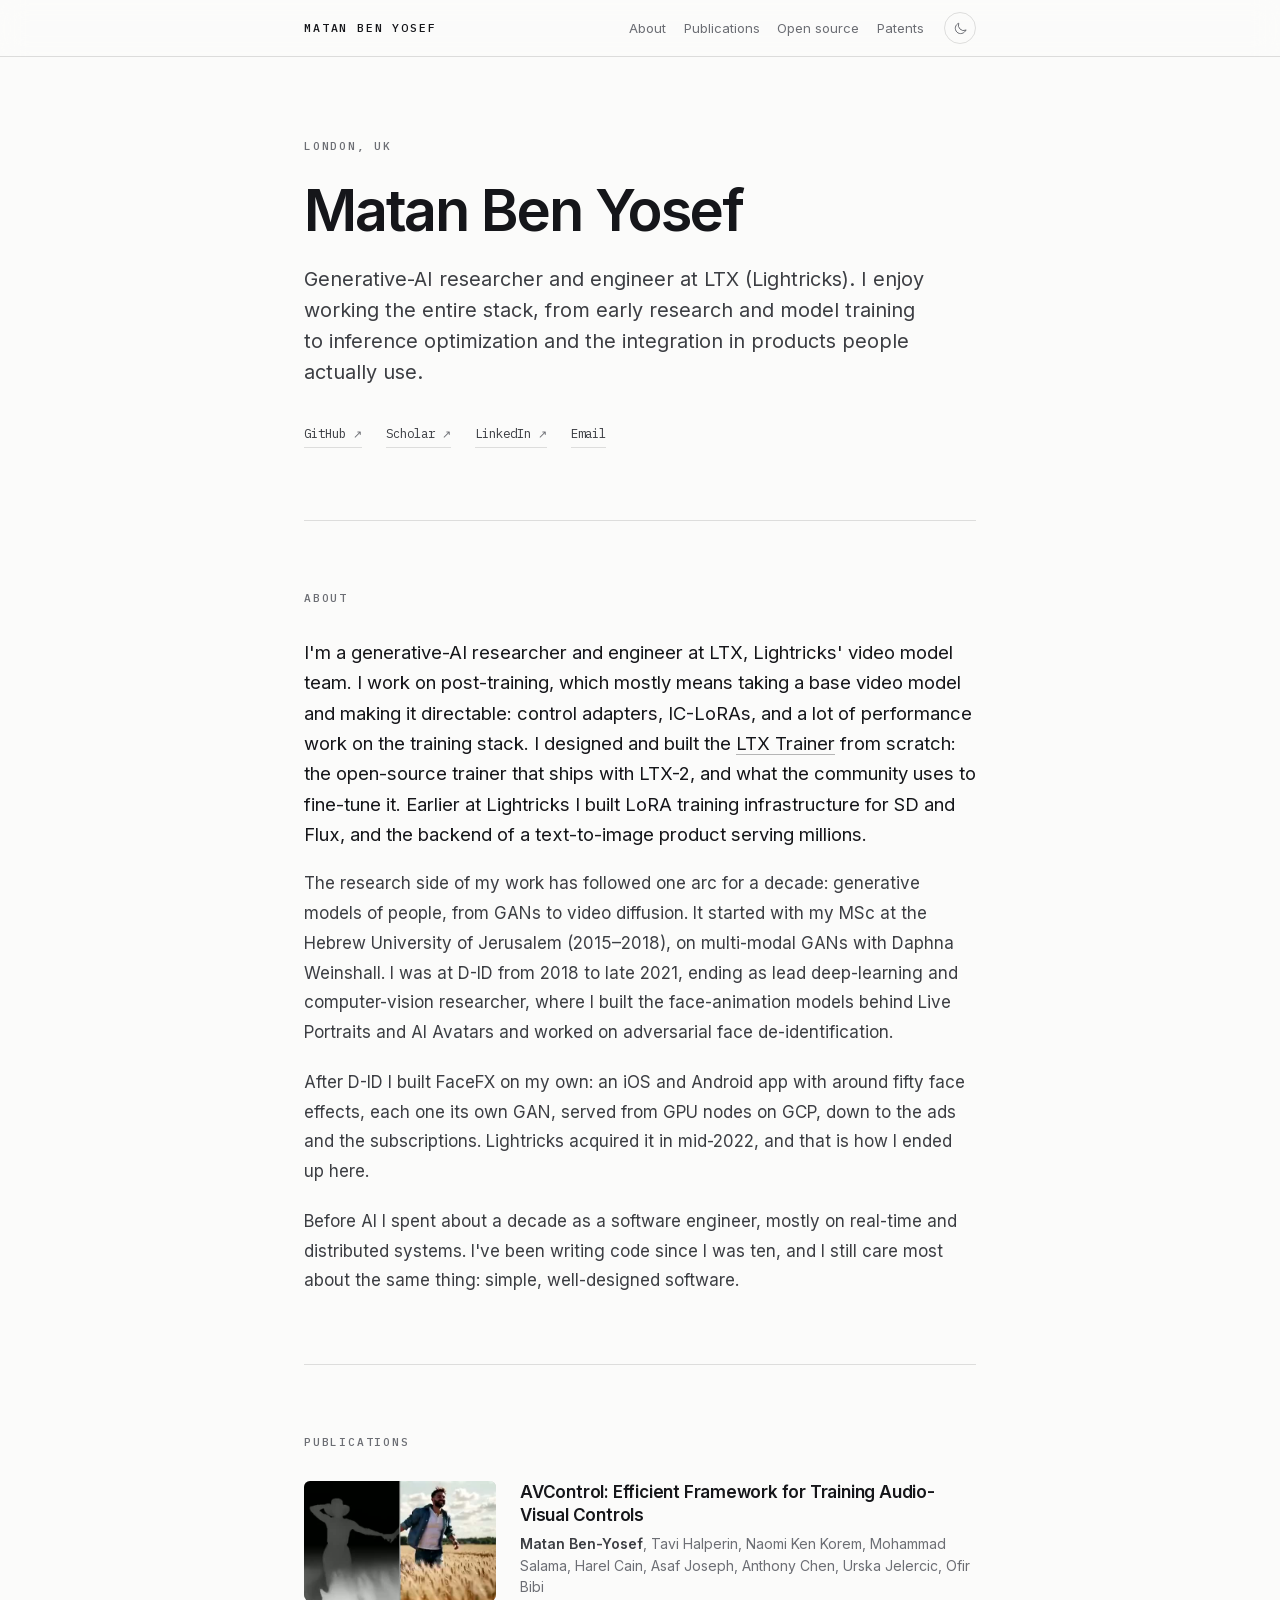
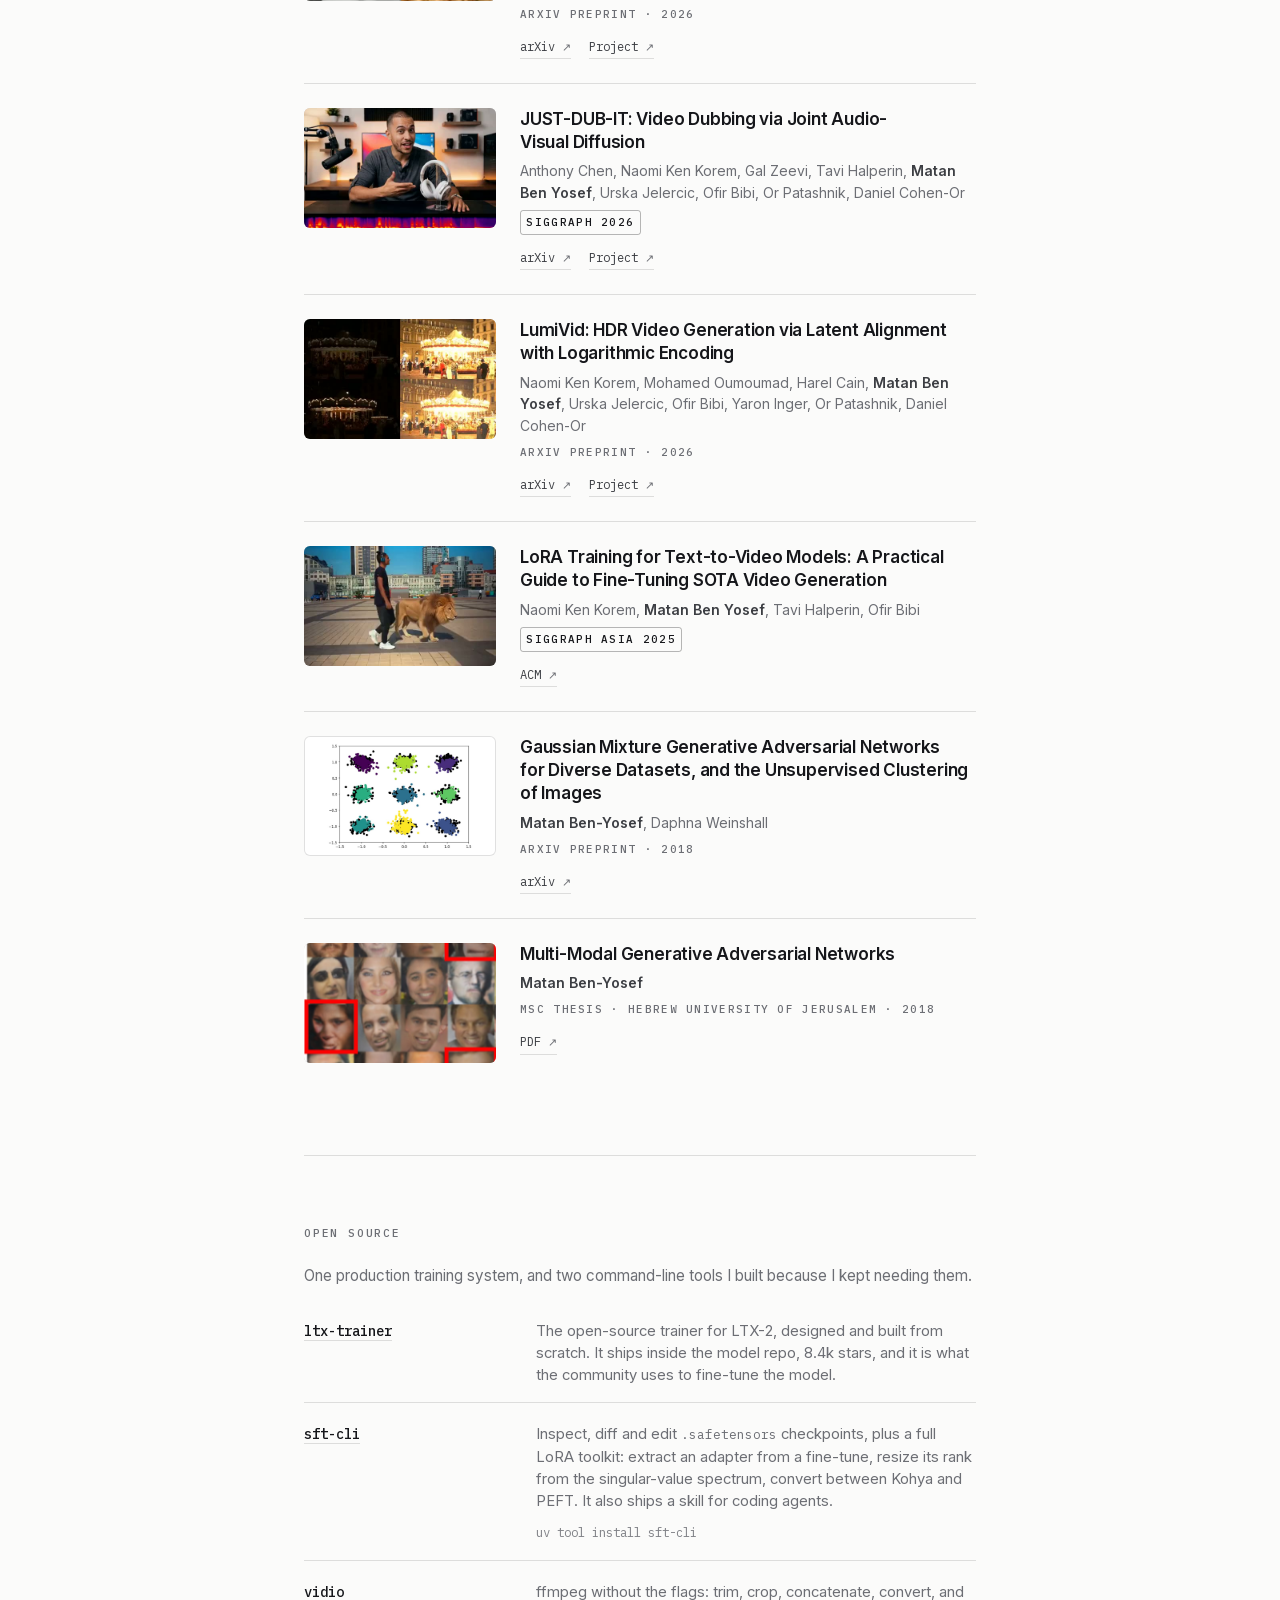
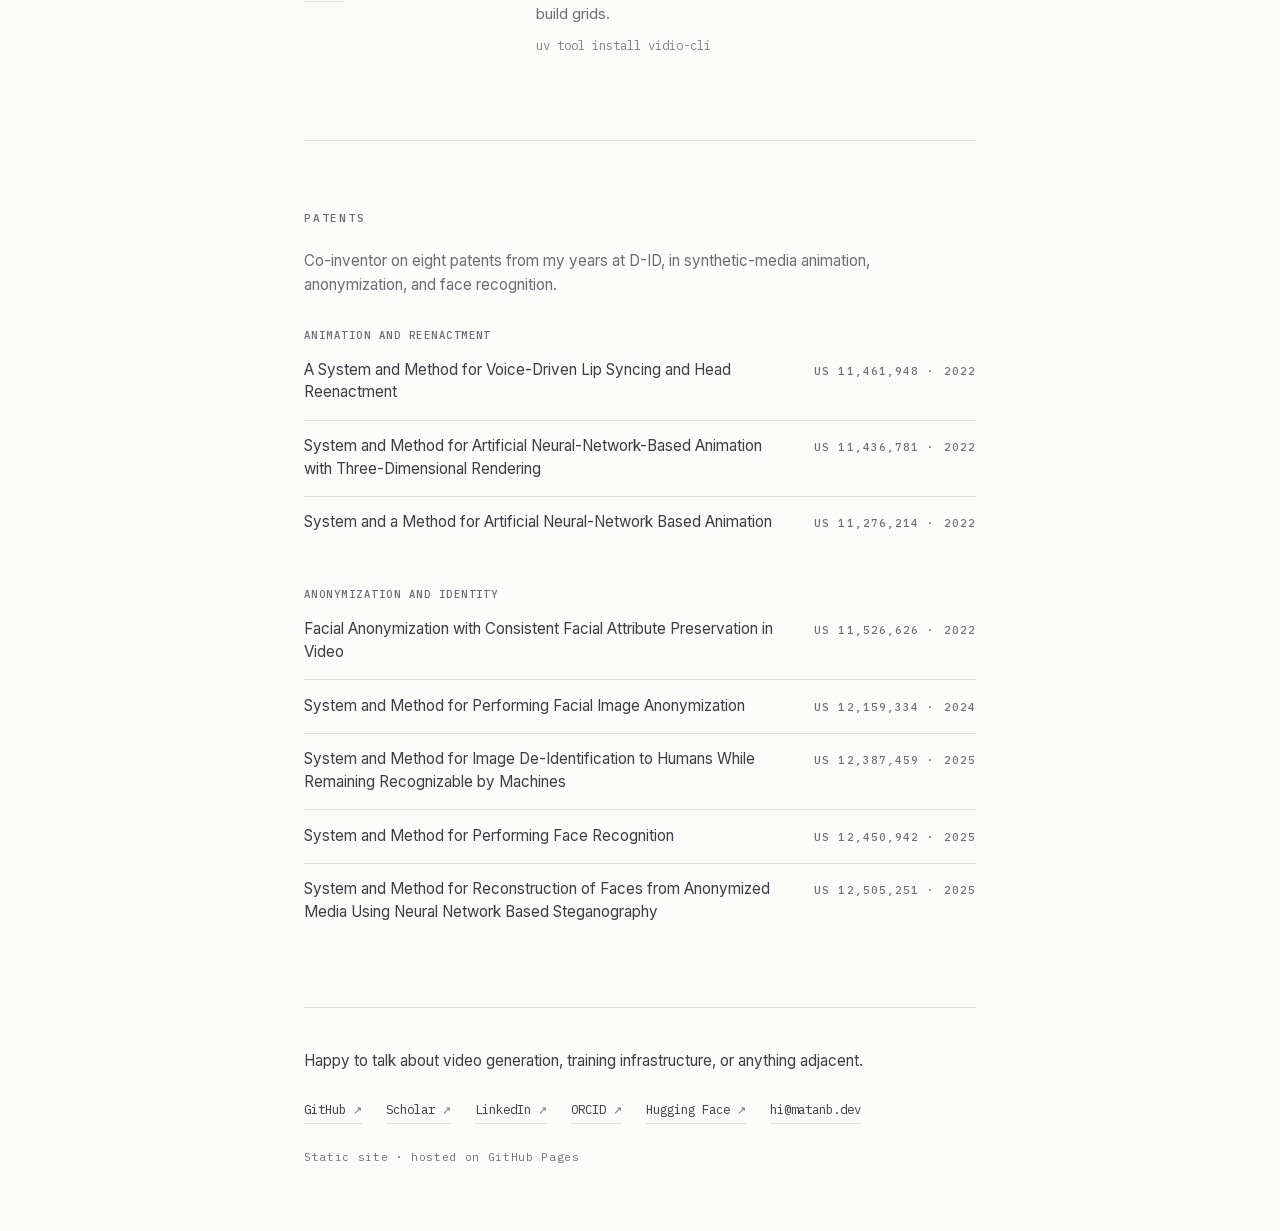
<file: index.html>
<!DOCTYPE html>
<html lang="en">
  <head>
    <meta charset="utf-8" />
    <meta name="viewport" content="width=device-width, initial-scale=1" />
    <title>
      Matan Ben Yosef — Generative-AI Researcher and Engineer, LTX (Lightricks)
    </title>
    <meta
      name="description"
      content="Generative-AI researcher and engineer at LTX (Lightricks)."
    />
    <meta name="author" content="Matan Ben Yosef" />
    <meta
      name="robots"
      content="index, follow, max-image-preview:large, max-snippet:-1, max-video-preview:-1"
    />
    <meta name="color-scheme" content="dark light" />
    <meta name="theme-color" content="#0b0b0c" />
    <link rel="canonical" href="https://matanb.dev/" />
    <link
      rel="alternate"
      type="text/markdown"
      href="https://matanb.dev/index.md"
      title="Matan Ben Yosef (Markdown)"
    />
    <link
      rel="icon"
      href="data:image/svg+xml,%3Csvg xmlns='http://www.w3.org/2000/svg' viewBox='0 0 32 32'%3E%3Crect width='32' height='32' rx='7' fill='%230b0b0c'/%3E%3Ctext x='16' y='22.5' font-family='Helvetica,Arial,sans-serif' font-size='17' font-weight='600' fill='%23f2f1ef' text-anchor='middle'%3EM%3C/text%3E%3C/svg%3E"
    />

    <meta property="og:title" content="Matan Ben Yosef" />
    <meta
      property="og:description"
      content="Generative-AI researcher and engineer at LTX (Lightricks)."
    />
    <meta property="og:type" content="profile" />
    <meta property="profile:first_name" content="Matan" />
    <meta property="profile:last_name" content="Ben Yosef" />
    <meta property="profile:username" content="matanby" />
    <meta property="og:site_name" content="Matan Ben Yosef" />
    <meta property="og:locale" content="en_GB" />
    <meta property="og:url" content="https://matanb.dev/" />
    <meta property="og:image" content="https://matanb.dev/assets/og.jpg" />
    <meta property="og:image:width" content="1200" />
    <meta property="og:image:height" content="630" />
    <meta
      property="og:image:alt"
      content="Matan Ben Yosef, generative-AI researcher and engineer at LTX (Lightricks)"
    />
    <meta name="twitter:card" content="summary_large_image" />

    <link
      rel="preload"
      as="font"
      type="font/woff2"
      href="assets/fonts/inter-400-600-latin.woff2"
      crossorigin
    />
    <link
      rel="preload"
      as="font"
      type="font/woff2"
      href="assets/fonts/ibm-plex-mono-400-latin.woff2"
      crossorigin
    />
    <link
      rel="preload"
      as="font"
      type="font/woff2"
      href="assets/fonts/ibm-plex-mono-500-latin.woff2"
      crossorigin
    />
    <link rel="stylesheet" href="css/fonts.css" />
    <link rel="stylesheet" href="css/styles.css" />
    <noscript>
      <style>
        .reveal {
          opacity: 1;
          transform: none;
        }
        .theme-toggle {
          display: none;
        }
      </style>
    </noscript>

    <script>
      // Resolve the theme before first paint so there is no flash.
      (() => {
        let stored = null;
        try {
          stored = localStorage.getItem("theme");
        } catch (error) {
          /* storage unavailable; fall back to the OS preference */
        }
        const choice = stored === "light" || stored === "dark" ? stored : null;
        const prefersLight = window.matchMedia(
          "(prefers-color-scheme: light)"
        ).matches;
        const theme = choice || (prefersLight ? "light" : "dark");
        document.documentElement.dataset.theme = theme;
        const themeColor = document.querySelector('meta[name="theme-color"]');
        if (themeColor) {
          themeColor.content = theme === "light" ? "#fbfbfa" : "#0b0b0c";
        }
      })();
    </script>

    <script type="application/ld+json">
      {
        "@context": "https://schema.org",
        "@graph": [
          {
            "@type": "Person",
            "@id": "https://matanb.dev/#person",
            "name": "Matan Ben Yosef",
            "alternateName": ["Matan Ben-Yosef", "Matan BenYosef"],
            "givenName": "Matan",
            "familyName": "Ben Yosef",
            "jobTitle": "Generative-AI Researcher and Engineer",
            "description": "Generative-AI researcher and engineer at LTX (Lightricks), working on video model post-training: control adapters, IC-LoRAs and training infrastructure. Author of the open-source LTX Trainer that ships with LTX-2.",
            "url": "https://matanb.dev/",
            "image": "https://matanb.dev/assets/og.jpg",
            "email": "mailto:hi@matanb.dev",
            "homeLocation": {
              "@type": "Place",
              "address": {
                "@type": "PostalAddress",
                "addressLocality": "London",
                "addressCountry": "GB"
              }
            },
            "worksFor": {
              "@type": "Organization",
              "name": "Lightricks",
              "alternateName": "LTX",
              "url": "https://www.lightricks.com/",
              "sameAs": [
                "https://en.wikipedia.org/wiki/Lightricks",
                "https://ltx.studio/",
                "https://github.com/Lightricks"
              ]
            },
            "alumniOf": {
              "@type": "CollegeOrUniversity",
              "name": "Hebrew University of Jerusalem",
              "url": "https://ror.org/03qxff017",
              "sameAs": [
                "https://en.wikipedia.org/wiki/Hebrew_University_of_Jerusalem",
                "https://ror.org/03qxff017"
              ]
            },
            "knowsAbout": [
              "Generative artificial intelligence",
              "Video generation",
              "Diffusion models",
              "Generative adversarial networks",
              "LoRA fine-tuning",
              "Machine learning infrastructure",
              "Computer vision",
              "Distributed systems"
            ],
            "identifier": {
              "@type": "PropertyValue",
              "propertyID": "ORCID",
              "value": "0009-0002-5436-9519",
              "url": "https://orcid.org/0009-0002-5436-9519"
            },
            "sameAs": [
              "https://github.com/matanby",
              "https://scholar.google.com/citations?user=JfsnSLIAAAAJ&hl=en",
              "https://www.linkedin.com/in/matanby",
              "https://orcid.org/0009-0002-5436-9519",
              "https://huggingface.co/matanby"
            ]
          },
          {
            "@type": "WebSite",
            "@id": "https://matanb.dev/#website",
            "url": "https://matanb.dev/",
            "name": "Matan Ben Yosef",
            "inLanguage": "en",
            "publisher": { "@id": "https://matanb.dev/#person" },
            "about": { "@id": "https://matanb.dev/#person" }
          },
          {
            "@type": "ImageObject",
            "@id": "https://matanb.dev/#primaryimage",
            "url": "https://matanb.dev/assets/og.jpg",
            "contentUrl": "https://matanb.dev/assets/og.jpg",
            "width": 1200,
            "height": 630,
            "caption": "Matan Ben Yosef, generative-AI researcher and engineer at LTX (Lightricks)"
          },
          {
            "@type": "ProfilePage",
            "@id": "https://matanb.dev/#webpage",
            "url": "https://matanb.dev/",
            "name": "Matan Ben Yosef — Generative-AI Researcher and Engineer, LTX (Lightricks)",
            "isPartOf": { "@id": "https://matanb.dev/#website" },
            "mainEntity": { "@id": "https://matanb.dev/#person" },
            "inLanguage": "en",
            "dateCreated": "2026-07-25",
            "dateModified": "2026-07-26",
            "primaryImageOfPage": { "@id": "https://matanb.dev/#primaryimage" },
            "hasPart": [
              { "@id": "https://matanb.dev/#avcontrol" },
              { "@id": "https://matanb.dev/#justdubit" },
              { "@id": "https://matanb.dev/#lumivid" },
              { "@id": "https://matanb.dev/#lora-course" },
              { "@id": "https://matanb.dev/#gmgan" },
              { "@id": "https://matanb.dev/#msc-thesis" },
              { "@id": "https://matanb.dev/#ltx-trainer" },
              { "@id": "https://matanb.dev/#sft-cli" },
              { "@id": "https://matanb.dev/#vidio" }
            ]
          },
          {
            "@type": "ScholarlyArticle",
            "@id": "https://matanb.dev/#avcontrol",
            "name": "AVControl: Efficient Framework for Training Audio-Visual Controls",
            "author": [
              { "@id": "https://matanb.dev/#person" },
              { "@type": "Person", "name": "Tavi Halperin" },
              { "@type": "Person", "name": "Naomi Ken Korem" },
              { "@type": "Person", "name": "Mohammad Salama" },
              { "@type": "Person", "name": "Harel Cain" },
              { "@type": "Person", "name": "Asaf Joseph" },
              { "@type": "Person", "name": "Anthony Chen" },
              { "@type": "Person", "name": "Urska Jelercic" },
              { "@type": "Person", "name": "Ofir Bibi" }
            ],
            "datePublished": "2026",
            "url": "https://arxiv.org/abs/2603.24793",
            "sameAs": ["https://matanby.github.io/AVControl/"],
            "publisher": { "@type": "Organization", "name": "arXiv" },
            "about": ["Video generation", "Audio-visual control"]
          },
          {
            "@type": "ScholarlyArticle",
            "@id": "https://matanb.dev/#justdubit",
            "name": "JUST-DUB-IT: Video Dubbing via Joint Audio-Visual Diffusion",
            "author": [
              { "@type": "Person", "name": "Anthony Chen" },
              { "@type": "Person", "name": "Naomi Ken Korem" },
              { "@type": "Person", "name": "Gal Zeevi" },
              { "@type": "Person", "name": "Tavi Halperin" },
              { "@id": "https://matanb.dev/#person" },
              { "@type": "Person", "name": "Urska Jelercic" },
              { "@type": "Person", "name": "Ofir Bibi" },
              { "@type": "Person", "name": "Or Patashnik" },
              { "@type": "Person", "name": "Daniel Cohen-Or" }
            ],
            "datePublished": "2026",
            "url": "https://arxiv.org/abs/2601.22143",
            "sameAs": ["https://justdubit.github.io/"],
            "publication": { "@type": "PublicationEvent", "name": "SIGGRAPH 2026" },
            "about": ["Video dubbing", "Audio-visual diffusion"]
          },
          {
            "@type": "ScholarlyArticle",
            "@id": "https://matanb.dev/#lumivid",
            "name": "LumiVid: HDR Video Generation via Latent Alignment with Logarithmic Encoding",
            "author": [
              { "@type": "Person", "name": "Naomi Ken Korem" },
              { "@type": "Person", "name": "Mohamed Oumoumad" },
              { "@type": "Person", "name": "Harel Cain" },
              { "@id": "https://matanb.dev/#person" },
              { "@type": "Person", "name": "Urska Jelercic" },
              { "@type": "Person", "name": "Ofir Bibi" },
              { "@type": "Person", "name": "Yaron Inger" },
              { "@type": "Person", "name": "Or Patashnik" },
              { "@type": "Person", "name": "Daniel Cohen-Or" }
            ],
            "datePublished": "2026",
            "url": "https://arxiv.org/abs/2604.11788",
            "sameAs": ["https://hdr-lumivid.github.io/"],
            "publisher": { "@type": "Organization", "name": "arXiv" },
            "about": ["HDR video generation", "Diffusion models"]
          },
          {
            "@type": "ScholarlyArticle",
            "@id": "https://matanb.dev/#lora-course",
            "name": "LoRA Training for Text-to-Video Models: A Practical Guide to Fine-Tuning SOTA Video Generation",
            "author": [
              { "@type": "Person", "name": "Naomi Ken Korem" },
              { "@id": "https://matanb.dev/#person" },
              { "@type": "Person", "name": "Tavi Halperin" },
              { "@type": "Person", "name": "Ofir Bibi" }
            ],
            "datePublished": "2025",
            "url": "https://dl.acm.org/doi/full/10.1145/3757371.3763260",
            "identifier": {
              "@type": "PropertyValue",
              "propertyID": "DOI",
              "value": "10.1145/3757371.3763260"
            },
            "publisher": {
              "@type": "Organization",
              "name": "Association for Computing Machinery"
            },
            "publication": {
              "@type": "PublicationEvent",
              "name": "SIGGRAPH Asia 2025"
            },
            "about": ["LoRA fine-tuning", "Text-to-video models"]
          },
          {
            "@type": "ScholarlyArticle",
            "@id": "https://matanb.dev/#gmgan",
            "name": "Gaussian Mixture Generative Adversarial Networks for Diverse Datasets, and the Unsupervised Clustering of Images",
            "author": [
              { "@id": "https://matanb.dev/#person" },
              { "@type": "Person", "name": "Daphna Weinshall" }
            ],
            "datePublished": "2018",
            "url": "https://arxiv.org/abs/1808.10356",
            "publisher": { "@type": "Organization", "name": "arXiv" },
            "about": ["Generative adversarial networks", "Unsupervised clustering"]
          },
          {
            "@type": "Thesis",
            "@id": "https://matanb.dev/#msc-thesis",
            "name": "Multi-Modal Generative Adversarial Networks",
            "author": { "@id": "https://matanb.dev/#person" },
            "datePublished": "2018",
            "inSupportOf": "MSc in Computer Science",
            "url": "https://www.cs.huji.ac.il/w~daphna/theses/Matan_BenYosef_2018.pdf",
            "publisher": {
              "@type": "CollegeOrUniversity",
              "name": "Hebrew University of Jerusalem"
            }
          },
          {
            "@type": "SoftwareSourceCode",
            "@id": "https://matanb.dev/#ltx-trainer",
            "name": "ltx-trainer",
            "description": "The open-source trainer for LTX-2, designed and built from scratch. It ships inside the model repo and is what the community uses to fine-tune the model.",
            "author": { "@id": "https://matanb.dev/#person" },
            "codeRepository": "https://github.com/Lightricks/LTX-2/tree/main/packages/ltx-trainer",
            "programmingLanguage": "Python",
            "about": ["Video model fine-tuning", "LoRA training"]
          },
          {
            "@type": "SoftwareSourceCode",
            "@id": "https://matanb.dev/#sft-cli",
            "name": "sft-cli",
            "description": "Inspect, diff and edit .safetensors checkpoints, plus a full LoRA toolkit: extract an adapter from a fine-tune, resize its rank from the singular-value spectrum, convert between Kohya and PEFT.",
            "author": { "@id": "https://matanb.dev/#person" },
            "codeRepository": "https://github.com/matanby/sft-cli",
            "programmingLanguage": "Python"
          },
          {
            "@type": "SoftwareSourceCode",
            "@id": "https://matanb.dev/#vidio",
            "name": "vidio",
            "description": "ffmpeg without the flags: trim, crop, concatenate, convert, and build grids.",
            "author": { "@id": "https://matanb.dev/#person" },
            "codeRepository": "https://github.com/matanby/vidio",
            "programmingLanguage": "Python"
          }
        ]
      }
    </script>
  </head>
  <body>
    <a class="skip-link" href="#main">Skip to content</a>

    <header class="topbar">
      <div class="topbar-inner">
        <a class="wordmark" href="#top">Matan Ben Yosef</a>
        <nav class="topnav" aria-label="Sections">
          <a href="#about">About</a>
          <a href="#publications">Publications</a>
          <a href="#open-source">Open source</a>
          <a href="#patents">Patents</a>
        </nav>
        <button
          class="theme-toggle"
          type="button"
          aria-label="Switch colour theme"
        >
          <svg
            class="icon-sun"
            viewBox="0 0 24 24"
            fill="none"
            stroke="currentColor"
            stroke-width="1.6"
            stroke-linecap="round"
            aria-hidden="true"
          >
            <circle cx="12" cy="12" r="4.2" />
            <path
              d="M12 2.4v2.3M12 19.3v2.3M2.4 12h2.3M19.3 12h2.3M5.2 5.2l1.6 1.6M17.2 17.2l1.6 1.6M18.8 5.2l-1.6 1.6M6.8 17.2l-1.6 1.6"
            />
          </svg>
          <svg
            class="icon-moon"
            viewBox="0 0 24 24"
            fill="none"
            stroke="currentColor"
            stroke-width="1.6"
            stroke-linecap="round"
            stroke-linejoin="round"
            aria-hidden="true"
          >
            <path d="M20.5 14.8A8.7 8.7 0 0 1 9.2 3.5a8.7 8.7 0 1 0 11.3 11.3Z" />
          </svg>
        </button>
      </div>
    </header>

    <main class="page" id="main">
      <section class="intro reveal" id="top">
        <p class="eyebrow">London, UK</p>
        <h1 class="name">Matan Ben Yosef</h1>
        <p class="tagline">
          Generative-AI researcher and engineer at LTX (Lightricks). I enjoy
          working the entire stack, from early research and model training to
          inference optimization and the integration in products people
          actually use.
        </p>
        <!-- rel="me" marks these as the same person for identity consumers
             (rel-me verification, and crawlers building the entity). -->
        <nav class="links" aria-label="Primary links">
          <a href="https://github.com/matanby" rel="me noopener">GitHub</a>
          <a
            href="https://scholar.google.com/citations?user=JfsnSLIAAAAJ&amp;hl=en"
            rel="me noopener"
            >Scholar</a
          >
          <a href="https://www.linkedin.com/in/matanby" rel="me noopener"
            >LinkedIn</a
          >
          <a href="mailto:hi@matanb.dev" rel="me">Email</a>
        </nav>
      </section>

      <section class="section reveal" id="about" aria-labelledby="about-heading">
        <h2 class="section-label" id="about-heading">About</h2>
        <div class="prose">
          <p>
            I'm a generative-AI researcher and engineer at LTX, Lightricks'
            video model team. I work on post-training, which mostly means taking
            a base video model and making it directable: control adapters,
            IC-LoRAs, and a lot of performance work on the training stack. I
            designed and built the
            <a
              href="https://github.com/Lightricks/LTX-2/tree/main/packages/ltx-trainer"
              rel="noopener noreferrer"
              >LTX Trainer</a
            >
            from scratch: the open-source trainer that ships with LTX-2, and what
            the community uses to fine-tune it. Earlier at Lightricks I built
            LoRA training infrastructure for SD and Flux, and the backend of a
            text-to-image product serving millions.
          </p>
          <p>
            The research side of my work has followed one arc for a decade:
            generative models of people, from GANs to video diffusion. It
            started with my MSc at the Hebrew University of Jerusalem
            (2015&ndash;2018), on multi-modal GANs with Daphna Weinshall. I was
            at D-ID from 2018 to late 2021, ending as lead deep-learning and
            computer-vision researcher, where I built the face-animation models
            behind Live Portraits and AI Avatars and worked on adversarial face
            de-identification.
          </p>
          <p>
            After D-ID I built FaceFX on my own: an iOS and Android app with
            around fifty face effects, each one its own GAN, served from GPU
            nodes on GCP, down to the ads and the subscriptions. Lightricks
            acquired it in mid-2022, and that is how I ended up here.
          </p>
          <p>
            Before AI I spent about a decade as a software engineer, mostly on
            real-time and distributed systems. I've been writing code since I was
            ten, and I still care most about the same thing: simple,
            well-designed software.
          </p>
        </div>
      </section>

      <section
        class="section reveal"
        id="publications"
        aria-labelledby="pubs-heading"
      >
        <h2 class="section-label" id="pubs-heading">Publications</h2>
        <ol class="biblio">
          <li>
            <a
              class="pub-thumb"
              href="https://matanby.github.io/AVControl/"
              rel="noopener noreferrer"
              tabindex="-1"
              aria-hidden="true"
            >
              <video
                src="assets/pubs/avcontrol.mp4"
                poster="assets/pubs/avcontrol-poster.jpg"
                width="480"
                height="300"
                muted
                loop
                playsinline
                preload="none"
              ></video>
            </a>
            <div class="pub-body">
              <h3 class="pub-title">
                AVControl: Efficient Framework for Training Audio-Visual
                Controls
              </h3>
              <span class="pub-authors"
                ><strong>Matan Ben-Yosef</strong>, Tavi Halperin, Naomi Ken
                Korem, Mohammad Salama, Harel Cain, Asaf Joseph, Anthony Chen,
                Urska Jelercic, Ofir Bibi</span
              >
              <span class="pub-meta">arXiv preprint · 2026</span>
              <span class="pub-links">
                <a
                  href="https://arxiv.org/abs/2603.24793"
                  rel="noopener noreferrer"
                  >arXiv</a
                >
                <a
                  href="https://matanby.github.io/AVControl/"
                  rel="noopener noreferrer"
                  >Project</a
                >
              </span>
            </div>
          </li>
          <li>
            <a
              class="pub-thumb"
              href="https://justdubit.github.io/"
              rel="noopener noreferrer"
              tabindex="-1"
              aria-hidden="true"
            >
              <video
                src="assets/pubs/justdubit.mp4"
                poster="assets/pubs/justdubit-poster.jpg"
                width="480"
                height="300"
                muted
                loop
                playsinline
                preload="none"
              ></video>
            </a>
            <div class="pub-body">
              <h3 class="pub-title">
                JUST-DUB-IT: Video Dubbing via Joint Audio-Visual Diffusion
              </h3>
              <span class="pub-authors"
                >Anthony Chen, Naomi Ken Korem, Gal Zeevi, Tavi Halperin,
                <strong>Matan Ben Yosef</strong>, Urska Jelercic, Ofir Bibi, Or
                Patashnik, Daniel Cohen-Or</span
              >
              <span class="pub-meta"
                ><span class="pub-venue">SIGGRAPH 2026</span></span
              >
              <span class="pub-links">
                <a
                  href="https://arxiv.org/abs/2601.22143"
                  rel="noopener noreferrer"
                  >arXiv</a
                >
                <a href="https://justdubit.github.io/" rel="noopener noreferrer"
                  >Project</a
                >
              </span>
            </div>
          </li>
          <li>
            <a
              class="pub-thumb"
              href="https://hdr-lumivid.github.io/"
              rel="noopener noreferrer"
              tabindex="-1"
              aria-hidden="true"
            >
              <video
                src="assets/pubs/lumivid.mp4"
                poster="assets/pubs/lumivid-poster.jpg"
                width="480"
                height="300"
                muted
                loop
                playsinline
                preload="none"
              ></video>
            </a>
            <div class="pub-body">
              <h3 class="pub-title">
                LumiVid: HDR Video Generation via Latent Alignment with
                Logarithmic Encoding
              </h3>
              <span class="pub-authors"
                >Naomi Ken Korem, Mohamed Oumoumad, Harel Cain,
                <strong>Matan Ben Yosef</strong>, Urska Jelercic, Ofir Bibi,
                Yaron Inger, Or Patashnik, Daniel Cohen-Or</span
              >
              <span class="pub-meta">arXiv preprint · 2026</span>
              <span class="pub-links">
                <a
                  href="https://arxiv.org/abs/2604.11788"
                  rel="noopener noreferrer"
                  >arXiv</a
                >
                <a
                  href="https://hdr-lumivid.github.io/"
                  rel="noopener noreferrer"
                  >Project</a
                >
              </span>
            </div>
          </li>
          <li>
            <a
              class="pub-thumb"
              href="https://dl.acm.org/doi/full/10.1145/3757371.3763260"
              rel="noopener noreferrer"
              tabindex="-1"
              aria-hidden="true"
            >
              <video
                src="assets/pubs/lora-course.mp4"
                poster="assets/pubs/lora-course-poster.jpg"
                width="480"
                height="300"
                muted
                loop
                playsinline
                preload="none"
              ></video>
            </a>
            <div class="pub-body">
              <h3 class="pub-title">
                LoRA Training for Text-to-Video Models: A Practical Guide to
                Fine-Tuning SOTA Video Generation
              </h3>
              <span class="pub-authors"
                >Naomi Ken Korem, <strong>Matan Ben Yosef</strong>, Tavi
                Halperin, Ofir Bibi</span
              >
              <span class="pub-meta"
                ><span class="pub-venue">SIGGRAPH Asia 2025</span></span
              >
              <span class="pub-links">
                <a
                  href="https://dl.acm.org/doi/full/10.1145/3757371.3763260"
                  rel="noopener noreferrer"
                  >ACM</a
                >
              </span>
            </div>
          </li>
          <li>
            <a
              class="pub-thumb pub-thumb-figure"
              href="https://arxiv.org/abs/1808.10356"
              rel="noopener noreferrer"
              tabindex="-1"
              aria-hidden="true"
            >
              <img
                src="assets/pubs/gmgan.jpg"
                alt="Figure from Gaussian Mixture GAN: samples and inception-score curves over a diverse image dataset"
                width="570"
                height="418"
                loading="lazy"
              />
            </a>
            <div class="pub-body">
              <h3 class="pub-title">
                Gaussian Mixture Generative Adversarial Networks for Diverse
                Datasets, and the Unsupervised Clustering of Images
              </h3>
              <span class="pub-authors"
                ><strong>Matan Ben-Yosef</strong>, Daphna Weinshall</span
              >
              <span class="pub-meta">arXiv preprint · 2018</span>
              <span class="pub-links">
                <a
                  href="https://arxiv.org/abs/1808.10356"
                  rel="noopener noreferrer"
                  >arXiv</a
                >
              </span>
            </div>
          </li>
          <li>
            <a
              class="pub-thumb"
              href="https://www.cs.huji.ac.il/w~daphna/theses/Matan_BenYosef_2018.pdf"
              rel="noopener noreferrer"
              tabindex="-1"
              aria-hidden="true"
            >
              <img
                src="assets/pubs/mmgan-thesis.jpg"
                alt="Cover figure from the Multi-Modal Generative Adversarial Networks MSc thesis"
                width="295"
                height="297"
                loading="lazy"
              />
            </a>
            <div class="pub-body">
              <h3 class="pub-title">
                Multi-Modal Generative Adversarial Networks
              </h3>
              <span class="pub-authors"><strong>Matan Ben-Yosef</strong></span>
              <span class="pub-meta"
                >MSc thesis · Hebrew University of Jerusalem · 2018</span
              >
              <span class="pub-links">
                <a
                  href="https://www.cs.huji.ac.il/w~daphna/theses/Matan_BenYosef_2018.pdf"
                  rel="noopener noreferrer"
                  >PDF</a
                >
              </span>
            </div>
          </li>
        </ol>
      </section>

      <section
        class="section reveal"
        id="open-source"
        aria-labelledby="oss-heading"
      >
        <h2 class="section-label" id="oss-heading">Open source</h2>
        <p class="section-lede">
          One production training system, and two command-line tools I built
          because I kept needing them.
        </p>
        <ul class="also-list">
          <li>
            <h3 class="oss-name">
              <a
                href="https://github.com/Lightricks/LTX-2/tree/main/packages/ltx-trainer"
                rel="noopener noreferrer"
                >ltx-trainer</a
              >
            </h3>
            <span
              >The open-source trainer for LTX-2, designed and built from
              scratch. It ships inside the model repo, 8.4k stars, and it is what
              the community uses to fine-tune the model.</span
            >
          </li>
          <li>
            <h3 class="oss-name">
              <a
                href="https://github.com/matanby/sft-cli"
                rel="noopener noreferrer"
                >sft-cli</a
              >
            </h3>
            <span
              >Inspect, diff and edit <code>.safetensors</code> checkpoints, plus
              a full LoRA toolkit: extract an adapter from a fine-tune, resize its
              rank from the singular-value spectrum, convert between Kohya and
              PEFT. It also ships a skill for coding agents.</span
            >
            <code class="install">uv tool install sft-cli</code>
          </li>
          <li>
            <h3 class="oss-name">
              <a href="https://github.com/matanby/vidio" rel="noopener noreferrer"
                >vidio</a
              >
            </h3>
            <span
              >ffmpeg without the flags: trim, crop, concatenate, convert, and
              build grids.</span
            >
            <code class="install">uv tool install vidio-cli</code>
          </li>
        </ul>
      </section>

      <section
        class="section reveal"
        id="patents"
        aria-labelledby="patents-heading"
      >
        <h2 class="section-label" id="patents-heading">Patents</h2>
        <p class="section-lede">
          Co-inventor on eight patents from my years at D-ID, in synthetic-media
          animation, anonymization, and face recognition.
        </p>

        <h3 class="group-label">Animation and reenactment</h3>
        <ul class="patent-list">
          <li>
            <a
              href="https://patents.google.com/patent/US11461948B2"
              rel="noopener noreferrer"
              >A System and Method for Voice-Driven Lip Syncing and Head
              Reenactment</a
            >
            <span class="patent-meta">US&nbsp;11,461,948 · 2022</span>
          </li>
          <li>
            <a
              href="https://patents.google.com/patent/US11436781B2"
              rel="noopener noreferrer"
              >System and Method for Artificial Neural-Network-Based Animation
              with Three-Dimensional Rendering</a
            >
            <span class="patent-meta">US&nbsp;11,436,781 · 2022</span>
          </li>
          <li>
            <a
              href="https://patents.google.com/patent/US11276214B2"
              rel="noopener noreferrer"
              >System and a Method for Artificial Neural-Network Based
              Animation</a
            >
            <span class="patent-meta">US&nbsp;11,276,214 · 2022</span>
          </li>
        </ul>

        <h3 class="group-label">Anonymization and identity</h3>
        <ul class="patent-list">
          <li>
            <a
              href="https://patents.google.com/patent/US11526626B2"
              rel="noopener noreferrer"
              >Facial Anonymization with Consistent Facial Attribute Preservation
              in Video</a
            >
            <span class="patent-meta">US&nbsp;11,526,626 · 2022</span>
          </li>
          <li>
            <a
              href="https://patents.google.com/patent/US12159334B2"
              rel="noopener noreferrer"
              >System and Method for Performing Facial Image Anonymization</a
            >
            <span class="patent-meta">US&nbsp;12,159,334 · 2024</span>
          </li>
          <li>
            <a
              href="https://patents.google.com/patent/US12387459B2"
              rel="noopener noreferrer"
              >System and Method for Image De-Identification to Humans While
              Remaining Recognizable by Machines</a
            >
            <span class="patent-meta">US&nbsp;12,387,459 · 2025</span>
          </li>
          <li>
            <a
              href="https://patents.google.com/patent/US12450942B2"
              rel="noopener noreferrer"
              >System and Method for Performing Face Recognition</a
            >
            <span class="patent-meta">US&nbsp;12,450,942 · 2025</span>
          </li>
          <li>
            <a
              href="https://patents.google.com/patent/US12505251B2"
              rel="noopener noreferrer"
              >System and Method for Reconstruction of Faces from Anonymized
              Media Using Neural Network Based Steganography</a
            >
            <span class="patent-meta">US&nbsp;12,505,251 · 2025</span>
          </li>
        </ul>
      </section>
    </main>

    <footer class="site-footer reveal">
      <p class="footer-note">
        Happy to talk about video generation, training infrastructure, or
        anything adjacent.
      </p>
      <nav class="links" aria-label="Footer links">
        <a href="https://github.com/matanby" rel="me noopener">GitHub</a>
        <a
          href="https://scholar.google.com/citations?user=JfsnSLIAAAAJ&amp;hl=en"
          rel="me noopener"
          >Scholar</a
        >
        <a href="https://www.linkedin.com/in/matanby" rel="me noopener"
          >LinkedIn</a
        >
        <a href="https://orcid.org/0009-0002-5436-9519" rel="me noopener"
          >ORCID</a
        >
        <a href="https://huggingface.co/matanby" rel="me noopener"
          >Hugging Face</a
        >
        <a href="mailto:hi@matanb.dev" rel="me">hi@matanb.dev</a>
      </nav>
      <p class="credit">Static site · hosted on GitHub Pages</p>
    </footer>

    <script src="js/main.js" defer></script>
  </body>
</html>
</file>
<file: css/fonts.css>
/* Inter and IBM Plex Mono, latin + latin-ext only, self-hosted so first paint
   does not block on fonts.googleapis.com. Regenerate by downloading
   https://fonts.googleapis.com/css2?family=IBM+Plex+Mono:wght@400;500&family=Inter:wght@400;500;600&display=swap
   with a woff2-capable user agent and keeping the latin subsets. Inter is a
   single variable file, so its three weights share one face. */

@font-face {
  font-family: 'IBM Plex Mono';
  font-style: normal;
  font-weight: 400;
  font-display: swap;
  src: url(../assets/fonts/ibm-plex-mono-400-latin-ext.woff2) format('woff2');
  unicode-range: U+0100-02BA, U+02BD-02C5, U+02C7-02CC, U+02CE-02D7, U+02DD-02FF, U+0304, U+0308, U+0329, U+1D00-1DBF, U+1E00-1E9F, U+1EF2-1EFF, U+2020, U+20A0-20AB, U+20AD-20C0, U+2113, U+2C60-2C7F, U+A720-A7FF;
}

@font-face {
  font-family: 'IBM Plex Mono';
  font-style: normal;
  font-weight: 400;
  font-display: swap;
  src: url(../assets/fonts/ibm-plex-mono-400-latin.woff2) format('woff2');
  unicode-range: U+0000-00FF, U+0131, U+0152-0153, U+02BB-02BC, U+02C6, U+02DA, U+02DC, U+0304, U+0308, U+0329, U+2000-206F, U+20AC, U+2122, U+2191, U+2193, U+2212, U+2215, U+FEFF, U+FFFD;
}

@font-face {
  font-family: 'IBM Plex Mono';
  font-style: normal;
  font-weight: 500;
  font-display: swap;
  src: url(../assets/fonts/ibm-plex-mono-500-latin-ext.woff2) format('woff2');
  unicode-range: U+0100-02BA, U+02BD-02C5, U+02C7-02CC, U+02CE-02D7, U+02DD-02FF, U+0304, U+0308, U+0329, U+1D00-1DBF, U+1E00-1E9F, U+1EF2-1EFF, U+2020, U+20A0-20AB, U+20AD-20C0, U+2113, U+2C60-2C7F, U+A720-A7FF;
}

@font-face {
  font-family: 'IBM Plex Mono';
  font-style: normal;
  font-weight: 500;
  font-display: swap;
  src: url(../assets/fonts/ibm-plex-mono-500-latin.woff2) format('woff2');
  unicode-range: U+0000-00FF, U+0131, U+0152-0153, U+02BB-02BC, U+02C6, U+02DA, U+02DC, U+0304, U+0308, U+0329, U+2000-206F, U+20AC, U+2122, U+2191, U+2193, U+2212, U+2215, U+FEFF, U+FFFD;
}

@font-face {
  font-family: 'Inter';
  font-style: normal;
  font-weight: 400 600;
  font-display: swap;
  src: url(../assets/fonts/inter-400-600-latin-ext.woff2) format('woff2');
  unicode-range: U+0100-02BA, U+02BD-02C5, U+02C7-02CC, U+02CE-02D7, U+02DD-02FF, U+0304, U+0308, U+0329, U+1D00-1DBF, U+1E00-1E9F, U+1EF2-1EFF, U+2020, U+20A0-20AB, U+20AD-20C0, U+2113, U+2C60-2C7F, U+A720-A7FF;
}

@font-face {
  font-family: 'Inter';
  font-style: normal;
  font-weight: 400 600;
  font-display: swap;
  src: url(../assets/fonts/inter-400-600-latin.woff2) format('woff2');
  unicode-range: U+0000-00FF, U+0131, U+0152-0153, U+02BB-02BC, U+02C6, U+02DA, U+02DC, U+0304, U+0308, U+0329, U+2000-206F, U+20AC, U+2122, U+2191, U+2193, U+2212, U+2215, U+FEFF, U+FFFD;
}
</file>
<file: css/styles.css>
:root {
  --bg: #0b0b0c;
  --bg-soft: #141416;
  --ink: #f2f1ef;
  --ink-soft: #c4c3c0;
  --muted: #8a8a90;
  --line: rgba(255, 255, 255, 0.11);
  --line-strong: rgba(255, 255, 255, 0.24);
  --tint: rgba(255, 255, 255, 0.05);
  --topbar: rgba(11, 11, 12, 0.72);
  /* Near-white plate so figures authored on white paper sit deliberately. */
  --figure: #edece8;
  --figure-dim: 0.82;
  --lift: 0 14px 30px -18px rgba(0, 0, 0, 0.9);

  --font-sans: "Inter", -apple-system, BlinkMacSystemFont, "Segoe UI",
    system-ui, sans-serif;
  --font-mono: "IBM Plex Mono", ui-monospace, "SF Mono", Menlo, Consolas,
    monospace;

  --page: min(42rem, calc(100% - 2.5rem));
  --thumb: 12rem;
  --gap: 1.5rem;
  --ease: cubic-bezier(0.22, 1, 0.36, 1);

  color-scheme: dark;
}

[data-theme="light"] {
  --bg: #fbfbfa;
  --bg-soft: #f2f1ee;
  --ink: #15161a;
  --ink-soft: #3c3e43;
  --muted: #6c6e74;
  --line: rgba(0, 0, 0, 0.12);
  --line-strong: rgba(0, 0, 0, 0.28);
  --tint: rgba(0, 0, 0, 0.035);
  --topbar: rgba(251, 251, 250, 0.76);
  --figure: #ffffff;
  --figure-dim: 1;
  --lift: 0 14px 30px -20px rgba(0, 0, 0, 0.45);

  color-scheme: light;
}

/* Without scripting nothing sets data-theme, so mirror the palette above to
   keep following the OS. Keep the two blocks in sync. */
@media (prefers-color-scheme: light) {
  :root:not([data-theme]) {
    --bg: #fbfbfa;
    --bg-soft: #f2f1ee;
    --ink: #15161a;
    --ink-soft: #3c3e43;
    --muted: #6c6e74;
    --line: rgba(0, 0, 0, 0.12);
    --line-strong: rgba(0, 0, 0, 0.28);
    --tint: rgba(0, 0, 0, 0.035);
    --topbar: rgba(251, 251, 250, 0.76);
    --figure: #ffffff;
    --figure-dim: 1;
    --lift: 0 14px 30px -20px rgba(0, 0, 0, 0.45);

    color-scheme: light;
  }
}

*,
*::before,
*::after {
  box-sizing: border-box;
}

html {
  scroll-behavior: smooth;
  scroll-padding-top: 5rem;
  -webkit-text-size-adjust: 100%;
}

body {
  margin: 0;
  min-height: 100vh;
  background: var(--bg);
  color: var(--ink);
  font-family: var(--font-sans);
  font-size: 1.0625rem;
  line-height: 1.75;
  -webkit-font-smoothing: antialiased;
  transition: background-color 260ms var(--ease), color 260ms var(--ease);
}

::selection {
  background: var(--ink);
  color: var(--bg);
}

a {
  color: inherit;
  text-decoration-color: var(--line-strong);
  text-decoration-thickness: 1px;
  text-underline-offset: 0.22em;
  transition: color 150ms var(--ease), text-decoration-color 150ms var(--ease);
}

a:hover {
  text-decoration-color: currentColor;
}

:focus-visible {
  outline: 2px solid var(--ink);
  outline-offset: 3px;
}

.skip-link {
  position: absolute;
  top: 0.5rem;
  left: 0.5rem;
  padding: 0.5rem 0.85rem;
  background: var(--bg-soft);
  border: 1px solid var(--line-strong);
  border-radius: 6px;
  font-family: var(--font-mono);
  font-size: 0.78rem;
  text-decoration: none;
  transform: translateY(-200%);
  transition: transform 160ms var(--ease);
  z-index: 10;
}

.skip-link:focus-visible {
  transform: none;
}

/* ---------- top bar ---------- */

.topbar {
  position: sticky;
  top: 0;
  z-index: 5;
  background: var(--topbar);
  border-bottom: 1px solid var(--line);
  backdrop-filter: saturate(140%) blur(12px);
  -webkit-backdrop-filter: saturate(140%) blur(12px);
}

.topbar-inner {
  display: flex;
  align-items: center;
  gap: 1.25rem;
  width: var(--page);
  margin: 0 auto;
  height: 3.5rem;
}

.wordmark {
  margin-right: auto;
  color: var(--ink);
  font-family: var(--font-mono);
  font-size: 0.72rem;
  font-weight: 500;
  letter-spacing: 0.16em;
  text-transform: uppercase;
  text-decoration: none;
  white-space: nowrap;
}

.topnav {
  display: flex;
  gap: 1.1rem;
}

.topnav a {
  color: var(--muted);
  font-size: 0.82rem;
  text-decoration: none;
}

.topnav a:hover {
  color: var(--ink);
}

.theme-toggle {
  display: grid;
  place-items: center;
  width: 2rem;
  height: 2rem;
  padding: 0;
  color: var(--muted);
  background: none;
  border: 1px solid var(--line);
  border-radius: 999px;
  cursor: pointer;
  transition: color 150ms var(--ease), border-color 150ms var(--ease),
    background-color 150ms var(--ease);
}

.theme-toggle:hover {
  color: var(--ink);
  border-color: var(--line-strong);
  background: var(--tint);
}

.theme-toggle svg {
  width: 15px;
  height: 15px;
  display: none;
}

[data-theme="dark"] .theme-toggle .icon-sun,
[data-theme="light"] .theme-toggle .icon-moon {
  display: block;
}

/* ---------- page shell ---------- */

.page {
  width: var(--page);
  margin: 0 auto;
}

.section {
  padding: 4.25rem 0;
  border-top: 1px solid var(--line);
}

.section-label {
  margin: 0 0 1.75rem;
  color: var(--muted);
  font-family: var(--font-mono);
  font-size: 0.7rem;
  font-weight: 500;
  letter-spacing: 0.16em;
  text-transform: uppercase;
}

.section-lede {
  margin: -0.5rem 0 1.75rem;
  color: var(--muted);
  font-size: 0.95rem;
  line-height: 1.6;
}

/* ---------- intro ---------- */

.intro {
  padding: 5rem 0 4.5rem;
}

.eyebrow {
  margin: 0 0 1.5rem;
  color: var(--muted);
  font-family: var(--font-mono);
  font-size: 0.7rem;
  font-weight: 500;
  letter-spacing: 0.16em;
  text-transform: uppercase;
}

.name {
  margin: 0;
  font-size: clamp(2.5rem, 8.5vw, 3.6rem);
  font-weight: 600;
  line-height: 1.04;
  letter-spacing: -0.035em;
}

.tagline {
  margin: 1.5rem 0 0;
  color: var(--ink-soft);
  font-size: clamp(1.1rem, 2.2vw, 1.24rem);
  line-height: 1.55;
  text-wrap: pretty;
}

.links {
  display: flex;
  flex-wrap: wrap;
  gap: 0.5rem 1.5rem;
  margin: 2.25rem 0 0;
  font-family: var(--font-mono);
  font-size: 0.78rem;
}

.links a {
  color: var(--ink-soft);
  text-decoration: none;
  border-bottom: 1px solid var(--line);
  padding-bottom: 2px;
  transition: color 150ms var(--ease), border-color 150ms var(--ease);
}

.links a:hover {
  color: var(--ink);
  border-color: var(--line-strong);
}

/* Scoped to off-site links, so in-page and mailto links stay unmarked. */
.links a[href^="http"]::after {
  content: " ↗";
  color: var(--muted);
  font-size: 0.9em;
}

/* ---------- prose ---------- */

.prose p {
  margin: 0 0 1.25rem;
  color: var(--ink-soft);
  text-wrap: pretty;
}

.prose p:first-child {
  color: var(--ink);
  font-size: 1.15rem;
  line-height: 1.65;
}

.prose p:last-child {
  margin-bottom: 0;
}

.prose a {
  color: var(--ink);
  text-decoration-color: var(--line-strong);
}

/* ---------- publications ---------- */

.biblio,
.also-list,
.patent-list {
  margin: 0;
  padding: 0;
  list-style: none;
}

.biblio li {
  display: grid;
  grid-template-columns: var(--thumb) minmax(0, 1fr);
  gap: var(--gap);
  align-items: start;
  padding: 1.5rem 0;
  border-top: 1px solid var(--line);
}

.biblio li:first-child {
  border-top: 0;
  padding-top: 0;
}

.pub-thumb {
  display: block;
  overflow: hidden;
  aspect-ratio: 16 / 10;
  background: var(--bg-soft);
  border-radius: 6px;
  box-shadow: inset 0 0 0 1px var(--line);
  transition: transform 300ms var(--ease), box-shadow 300ms var(--ease);
}

.pub-thumb:hover {
  transform: translateY(-2px);
  box-shadow: inset 0 0 0 1px var(--line-strong), var(--lift);
}

.pub-thumb img,
.pub-thumb video {
  display: block;
  width: 100%;
  height: 100%;
  object-fit: cover;
}

/* Plots authored on white: show the whole frame on a paper plate, held back
   so it does not outshine the video thumbnails around it. */
.pub-thumb-figure {
  background: var(--figure);
  filter: brightness(var(--figure-dim));
}

.pub-thumb-figure:hover {
  filter: none;
}

.pub-thumb-figure img {
  object-fit: contain;
  padding: 0.35rem;
}

.pub-body {
  display: grid;
  gap: 0.4rem;
  min-width: 0;
}

.pub-title {
  margin: 0;
  color: var(--ink);
  font-size: 1.0625rem;
  font-weight: 600;
  line-height: 1.35;
  letter-spacing: -0.012em;
  text-wrap: pretty;
}

.pub-authors {
  color: var(--muted);
  font-size: 0.875rem;
  line-height: 1.55;
}

.pub-authors strong {
  color: var(--ink-soft);
  font-weight: 600;
}

.pub-meta {
  color: var(--muted);
  font-family: var(--font-mono);
  font-size: 0.68rem;
  font-weight: 500;
  letter-spacing: 0.12em;
  text-transform: uppercase;
}

.pub-venue {
  display: inline-block;
  padding: 0.2em 0.5em;
  color: var(--ink);
  border: 1px solid var(--line-strong);
  border-radius: 3px;
}

.pub-links {
  display: flex;
  flex-wrap: wrap;
  gap: 0.25rem 1.1rem;
  margin-top: 0.35rem;
  font-family: var(--font-mono);
  font-size: 0.76rem;
}

.pub-links a {
  color: var(--ink-soft);
  text-decoration: none;
  border-bottom: 1px solid var(--line);
  padding-bottom: 1px;
}

.pub-links a:hover {
  color: var(--ink);
  border-color: var(--line-strong);
}

.pub-links a::after {
  content: " ↗";
  color: var(--muted);
  font-size: 0.9em;
}

/* ---------- open source ---------- */

.also-list li {
  display: grid;
  gap: 0.1rem 1.5rem;
  padding: 1rem 0;
  border-top: 1px solid var(--line);
}

.also-list li:first-child {
  border-top: 0;
  padding-top: 0;
}

/* Each tool is a heading so the document outline lists them, but it carries no
   visual weight of its own; the link inside sets the type. */
.oss-name {
  margin: 0;
  font-size: inherit;
  font-weight: 400;
  line-height: inherit;
}

.also-list a {
  color: var(--ink);
  font-family: var(--font-mono);
  font-size: 0.875rem;
  font-weight: 500;
  text-decoration-color: var(--line);
  text-underline-offset: 0.3em;
}

.also-list span {
  color: var(--muted);
  font-size: 0.925rem;
  line-height: 1.5;
}

.also-list code {
  font-family: var(--font-mono);
  font-size: 0.85em;
}

.also-list .install {
  margin-top: 0.5rem;
  color: var(--muted);
  font-size: 0.78rem;
  opacity: 0.85;
}

/* ---------- patents ---------- */

.group-label {
  margin: 2.25rem 0 0.9rem;
  color: var(--muted);
  font-family: var(--font-mono);
  font-size: 0.66rem;
  font-weight: 500;
  letter-spacing: 0.14em;
  text-transform: uppercase;
}

.group-label:first-of-type {
  margin-top: 0;
}

.patent-list li {
  display: grid;
  gap: 0.15rem;
  padding: 0.9rem 0;
  border-top: 1px solid var(--line);
}

.patent-list li:first-child {
  border-top: 0;
  padding-top: 0;
}

.patent-list a {
  color: var(--ink-soft);
  font-size: 0.95rem;
  line-height: 1.5;
  text-decoration: none;
  border-bottom: 1px solid transparent;
}

.patent-list a:hover {
  color: var(--ink);
  border-color: var(--line);
}

.patent-meta {
  color: var(--muted);
  font-family: var(--font-mono);
  font-size: 0.68rem;
  font-weight: 500;
  letter-spacing: 0.1em;
}

/* ---------- footer ---------- */

.site-footer {
  width: var(--page);
  margin: 0 auto;
  padding: 2.5rem 0 4rem;
  border-top: 1px solid var(--line);
}

.footer-note {
  margin: 0 0 1.5rem;
  color: var(--ink-soft);
  font-size: 0.95rem;
}

.site-footer .links {
  margin-top: 0;
}

.credit {
  margin: 1.5rem 0 0;
  color: var(--muted);
  font-family: var(--font-mono);
  font-size: 0.68rem;
  letter-spacing: 0.06em;
}

/* ---------- reveal ---------- */

.reveal {
  opacity: 0;
  transform: translateY(0.5rem);
  transition: opacity 600ms var(--ease), transform 600ms var(--ease);
}

.reveal.is-visible {
  opacity: 1;
  transform: none;
}

/* ---------- responsive ---------- */

@media (min-width: 46rem) {
  .also-list li {
    grid-template-columns: 13rem minmax(0, 1fr);
    align-items: baseline;
  }

  .also-list .install {
    grid-column: 2;
  }

  .patent-list li {
    grid-template-columns: minmax(0, 1fr) auto;
    gap: 0.15rem 1.5rem;
    align-items: baseline;
  }

  .patent-meta {
    text-align: right;
    white-space: nowrap;
  }
}

@media (max-width: 34rem) {
  :root {
    --page: min(42rem, calc(100% - 1.75rem));
    --thumb: 7.5rem;
    --gap: 1rem;
  }

  body {
    font-size: 1rem;
  }

  .topnav {
    display: none;
  }

  .intro {
    padding: 3.5rem 0 3.5rem;
  }

  .section {
    padding: 3.25rem 0;
  }

  .prose p:first-child {
    font-size: 1.08rem;
  }

  .pub-title {
    font-size: 1rem;
  }
}

@media (prefers-reduced-motion: reduce) {
  html {
    scroll-behavior: auto;
  }

  *,
  *::before,
  *::after {
    transition-duration: 0.01ms !important;
    animation-duration: 0.01ms !important;
  }

  .reveal {
    opacity: 1;
    transform: none;
  }
}
</file>
